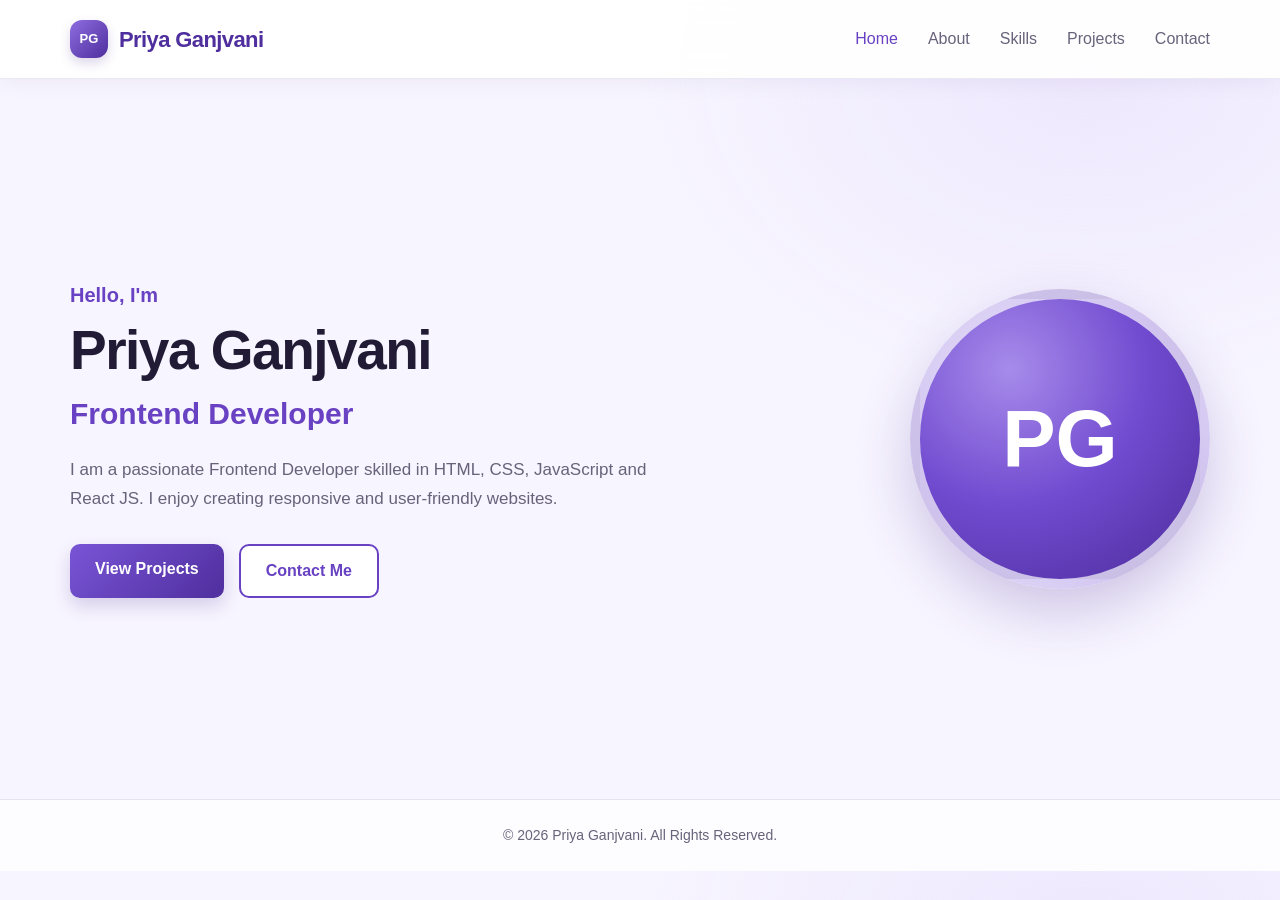
<file: index.html>
<!DOCTYPE html>
<html lang="en">
<head>
  <meta charset="UTF-8">
  <meta name="viewport" content="width=device-width, initial-scale=1.0">
  <title>Priya Ganjvani</title>
  <link rel="stylesheet" href="style.css">
</head>
<body>
  <header>
    <nav class="navbar"> 
      
       <a href="index.html" class="logo">
                Priya Ganjvani
            </a>

            <ul class="nav-links">
                <li>
                    <a href="index.html" class="active">Home</a>
                </li>

                <li>
                    <a href="about.html">About</a>
                </li>

                <li>
                    <a href="skills.html">Skills</a>
                </li>

                <li>
                    <a href="project.html">Projects</a>
                </li>

                <li>
                    <a href="contact.html">Contact</a>
                </li>
            </ul>


    </nav>
  </header>
<main>

        <section class="hero">

    
            <div class="hero-content">

                <p class="hello">
                    Hello, I'm
                </p>

                <h1>
                    Priya Ganjvani
                </h1>

                <h2>
                    Frontend Developer
                </h2>

                <p class="hero-text">
                    I am a passionate Frontend Developer skilled in
                    HTML, CSS, JavaScript and React JS. I enjoy creating
                    responsive and user-friendly websites.
                </p>

                <div class="hero-buttons">

                    <a href="project.html" class="btn">
                        View Projects
                    </a>

                    <a href="contact.html" class="btn btn-outline">
                        Contact Me
                    </a>

                </div>

            </div>


            
            <div class="hero-image">

                <div class="profile-circle">
                    <span>PG</span>
                </div>

            </div>

        </section>

    </main>


    <footer>
        <p>
            © 2026 Priya Ganjvani. All Rights Reserved.
        </p>
    </footer>

</body>
</html>
</file>
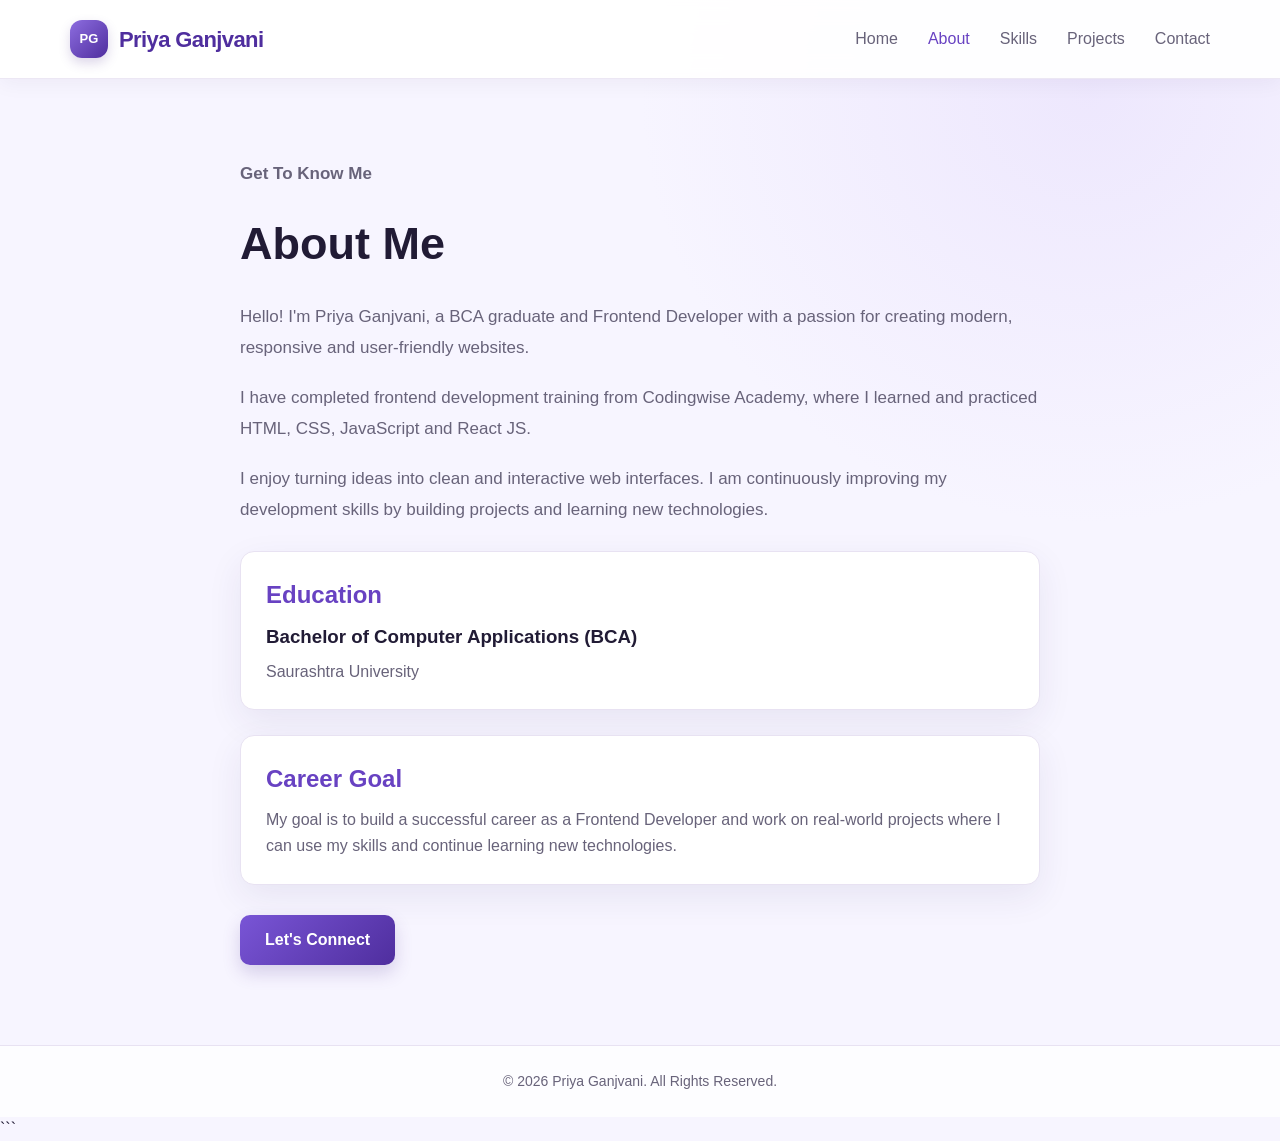
<file: about.html>
<!DOCTYPE html>
<html lang="en">
<head>
    <meta charset="UTF-8">

    <meta name="viewport" content="width=device-width, initial-scale=1.0">

    <meta
        name="description"
        content="About Priya Ganjvani - Frontend Developer"
    >

    <title>About Me | Priya Ganjvani</title>

    <link rel="stylesheet" href="style.css">
</head>

<body>


    <header>
        <nav class="navbar">

            <a href="index.html" class="logo">
                Priya Ganjvani
            </a>

            <ul class="nav-links">

                <li>
                    <a href="index.html">Home</a>
                </li>

                <li>
                    <a href="about.html" class="active">About</a>
                </li>

                <li>
                    <a href="skills.html">Skills</a>
                </li>

                <li>
                    <a href="project.html">Projects</a>
                </li>

                <li>
                    <a href="contact.html">Contact</a>
                </li>

            </ul>

        </nav>
    </header>


    <!-- About Section -->
    <main>

        <section class="about-section">

            <div class="about-content">

                <p class="section-subtitle">
                    Get To Know Me
                </p>

                <h1>
                    About Me
                </h1>

                <p>
                    Hello! I'm Priya Ganjvani, a BCA graduate and
                    Frontend Developer with a passion for creating
                    modern, responsive and user-friendly websites.
                </p>

                <p>
                    I have completed frontend development training
                    from Codingwise Academy, where I learned and
                    practiced HTML, CSS, JavaScript and React JS.
                </p>

                <p>
                    I enjoy turning ideas into clean and interactive
                    web interfaces. I am continuously improving my
                    development skills by building projects and
                    learning new technologies.
                </p>


                <!-- Education -->
                <div class="about-box">

                    <h2>Education</h2>

                    <h3>Bachelor of Computer Applications (BCA)</h3>

                    <p>
                        Saurashtra University
                    </p>

                </div>


                <!-- Career -->
                <div class="about-box">

                    <h2>Career Goal</h2>

                    <p>
                        My goal is to build a successful career as a
                        Frontend Developer and work on real-world
                        projects where I can use my skills and
                        continue learning new technologies.
                    </p>

                </div>


                <a href="contact.html" class="btn">
                    Let's Connect
                </a>

            </div>

        </section>

    </main>


    <!-- Footer -->
    <footer>
        <p>
            © 2026 Priya Ganjvani. All Rights Reserved.
        </p>
    </footer>

</body>
</html>
```
</file>
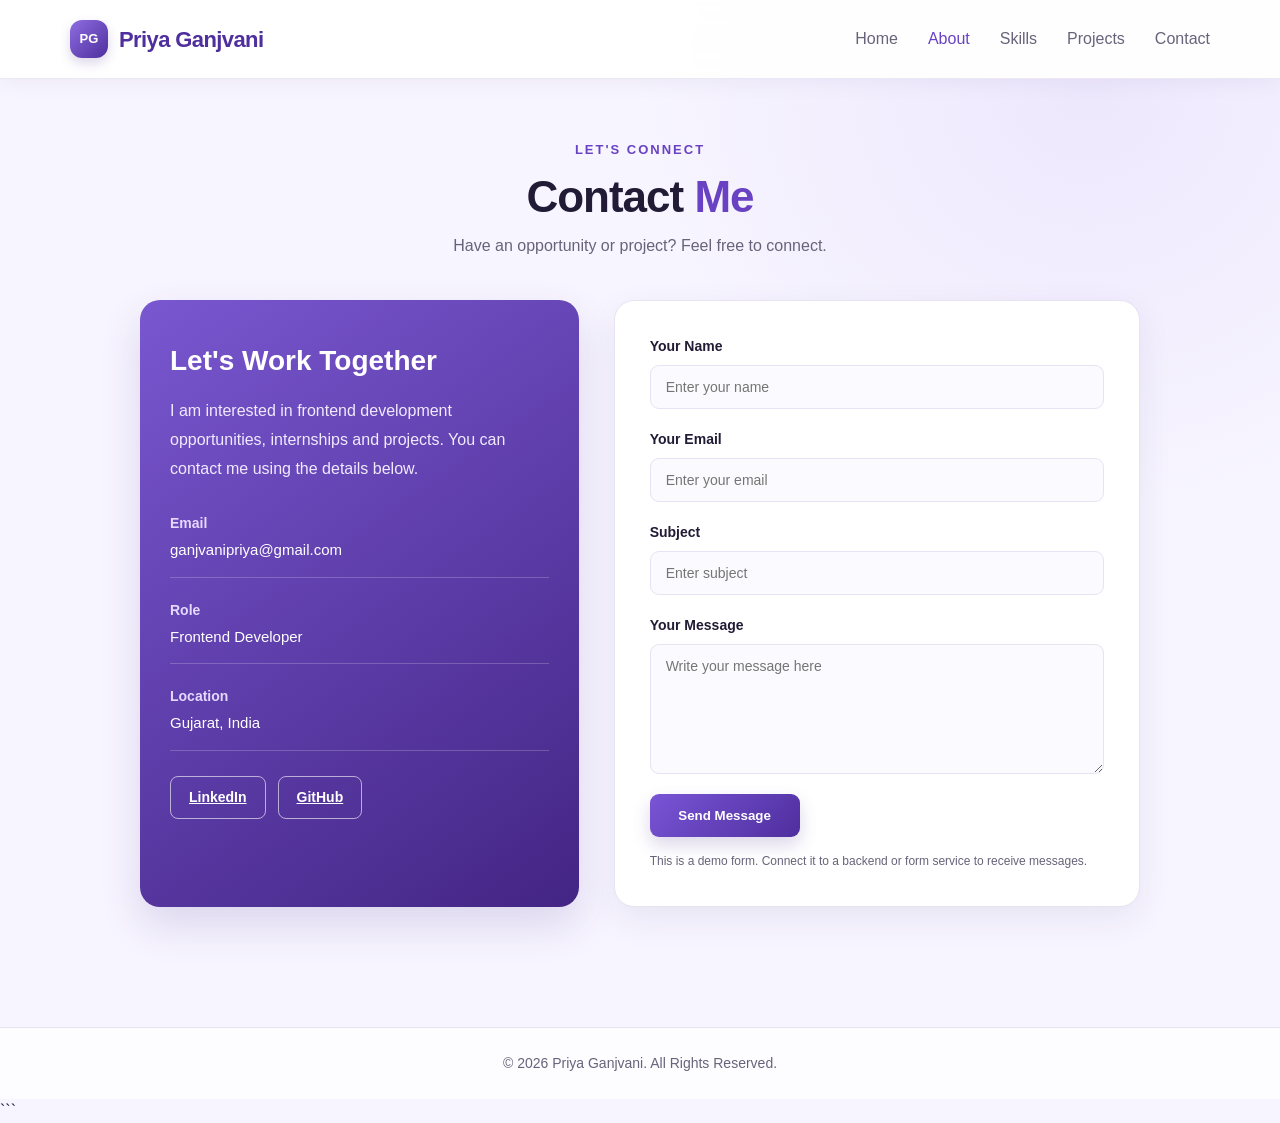
<file: contact.html>
<!DOCTYPE html>
<html lang="en">
<head>
    <meta charset="UTF-8">
    <meta name="viewport" content="width=device-width, initial-scale=1.0">
    <title>Contact Me | Priya Ganjvani</title>
    <link rel="stylesheet" href="style.css">
</head>
<body>

   <header>
    <nav class="navbar">

      <a href="index.html" class="logo">
        Priya Ganjvani
      </a>

      <ul class="nav-links">

        <li>
          <a href="index.html">Home</a>
        </li>

        <li>
          <a href="about.html" class="active">About</a>
        </li>

        <li>
          <a href="skills.html">Skills</a>
        </li>

        <li>
          <a href="project.html">Projects</a>
        </li>

        <li>
          <a href="contact.html">Contact</a>
        </li>

      </ul>

    </nav>
  </header>
    <main class="page-container">
        <section class="page-heading">
            <p class="intro">LET'S CONNECT</p>
            <h1>Contact <span>Me</span></h1>
            <p>Have an opportunity or project? Feel free to connect.</p>
        </section>

        <section class="contact-section">

            <div class="contact-info">
                <h2>Let's Work Together</h2>

                <p>
                    I am interested in frontend development
                    opportunities, internships and projects.
                    You can contact me using the details below.
                </p>

                <div class="contact-item">
                    <strong>Email</strong>
                    <p>ganjvanipriya@gmail.com</p>
                </div>

                <div class="contact-item">
                    <strong>Role</strong>
                    <p>Frontend Developer</p>
                </div>

                <div class="contact-item">
                    <strong>Location</strong>
                    <p>Gujarat, India</p>
                </div>

                <div class="social-links">
                    <a href="https://www.linkedin.com/" target="_blank"
                       rel="noopener noreferrer">LinkedIn</a>

                    <a href="https://github.com/" target="_blank"
                       rel="noopener noreferrer">GitHub</a>
                </div>
            </div>

            <form class="contact-form" action="#" method="get">
                <label for="name">Your Name</label>
                <input type="text" id="name" name="name"
                       placeholder="Enter your name" required>

                <label for="email">Your Email</label>
                <input type="email" id="email" name="email"
                       placeholder="Enter your email" required>

                <label for="subject">Subject</label>
                <input type="text" id="subject" name="subject"
                       placeholder="Enter subject" required>

                <label for="message">Your Message</label>
                <textarea id="message" name="message" rows="5"
                          placeholder="Write your message here"
                          required></textarea>

                <button type="submit" class="btn">Send Message</button>

                <p class="form-note">
                    This is a demo form. Connect it to a backend or
                    form service to receive messages.
                </p>
            </form>

        </section>
    </main>

    <footer>
        <p>&copy; 2026 Priya Ganjvani. All Rights Reserved.</p>
    </footer>

</body>
</html>
```
</file>
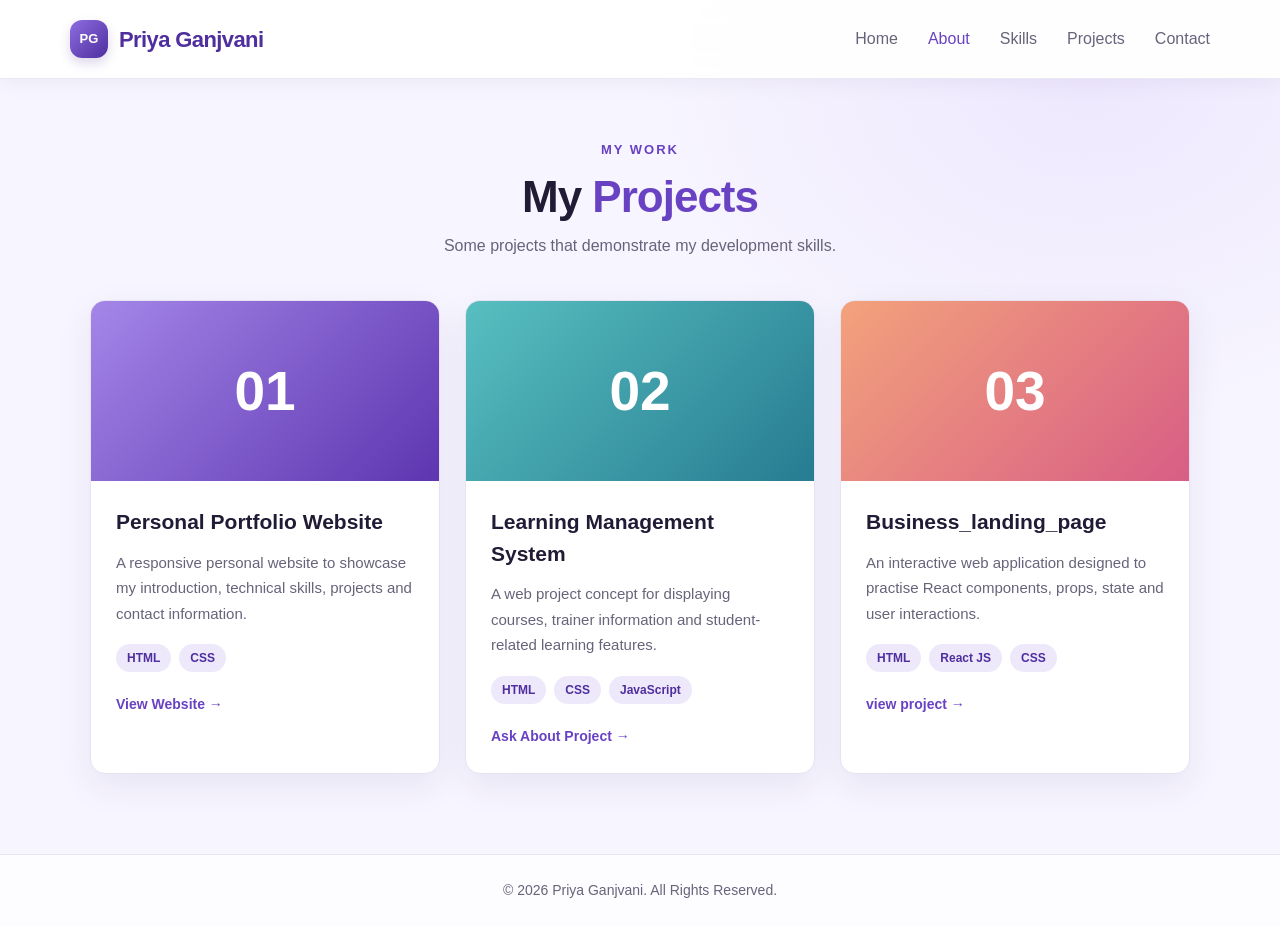
<file: project.html>
<!DOCTYPE html>
<html lang="en">
<head>
    <meta charset="UTF-8">
    <meta name="viewport" content="width=device-width, initial-scale=1.0">
    <title>My Projects | Priya Ganjvani</title>
    <link rel="stylesheet" href="style.css">
</head>
<body>

   <header>
    <nav class="navbar">

      <a href="index.html" class="logo">
        Priya Ganjvani
      </a>

      <ul class="nav-links">

        <li>
          <a href="index.html">Home</a>
        </li>

        <li>
          <a href="about.html" class="active">About</a>
        </li>

        <li>
          <a href="skills.html">Skills</a>
        </li>

        <li>
          <a href="project.html">Projects</a>
        </li>

        <li>
          <a href="contact.html">Contact</a>
        </li>

      </ul>

    </nav>
  </header>

    <main class="page-container">
        <section class="page-heading">
            <p class="intro">MY WORK</p>
            <h1>My <span>Projects</span></h1>
            <p>Some projects that demonstrate my development skills.</p>
        </section>

        <section class="projects-grid">

            <article class="project-card">
                <div class="project-banner banner-one">
                    <span>01</span>
                </div>

                <div class="project-content">
                    <h2>Personal Portfolio Website</h2>

                    <p>
                        A responsive personal website to showcase my
                        introduction, technical skills, projects and
                        contact information.
                    </p>

                    <div class="tags">
                        <span>HTML</span>
                        <span>CSS</span>
                    </div>

                    <a href="index.html" class="project-link">
                        View Website →
                    </a>
                </div>
            </article>

            <article class="project-card">
                <div class="project-banner banner-two">
                    <span>02</span>
                </div>

                <div class="project-content">
                    <h2>Learning Management System</h2>

                    <p>
                        A web project concept for displaying courses,
                        trainer information and student-related
                        learning features.
                    </p>

                    <div class="tags">
                        <span>HTML</span>
                        <span>CSS</span>
                        <span>JavaScript</span>
                    </div>

                    <a href="contact.html" class="project-link">
                        Ask About Project →
                    </a>
                </div>
            </article>

            <article class="project-card">
                <div class="project-banner banner-three">
                    <span>03</span>
                </div>

                <div class="project-content">
                    <h2>Business_landing_page</h2>

                    <p>
                        An interactive web application designed to
                        practise React components, props, state and
                        user interactions.
                    </p>

                    <div class="tags">
                        <span>HTML</span>
                        <span>React JS</span>
                        <span>CSS</span>
                    </div>

                    <a href="../Task_2/business_page/index.html" class="project-link" target="blank">
                        view project →
                    </a>
                </div>
            </article>

        </section>

        
    </main>

    <footer>
        <p>&copy; 2026 Priya Ganjvani. All Rights Reserved.</p>
    </footer>

</body>
</html>
</file>
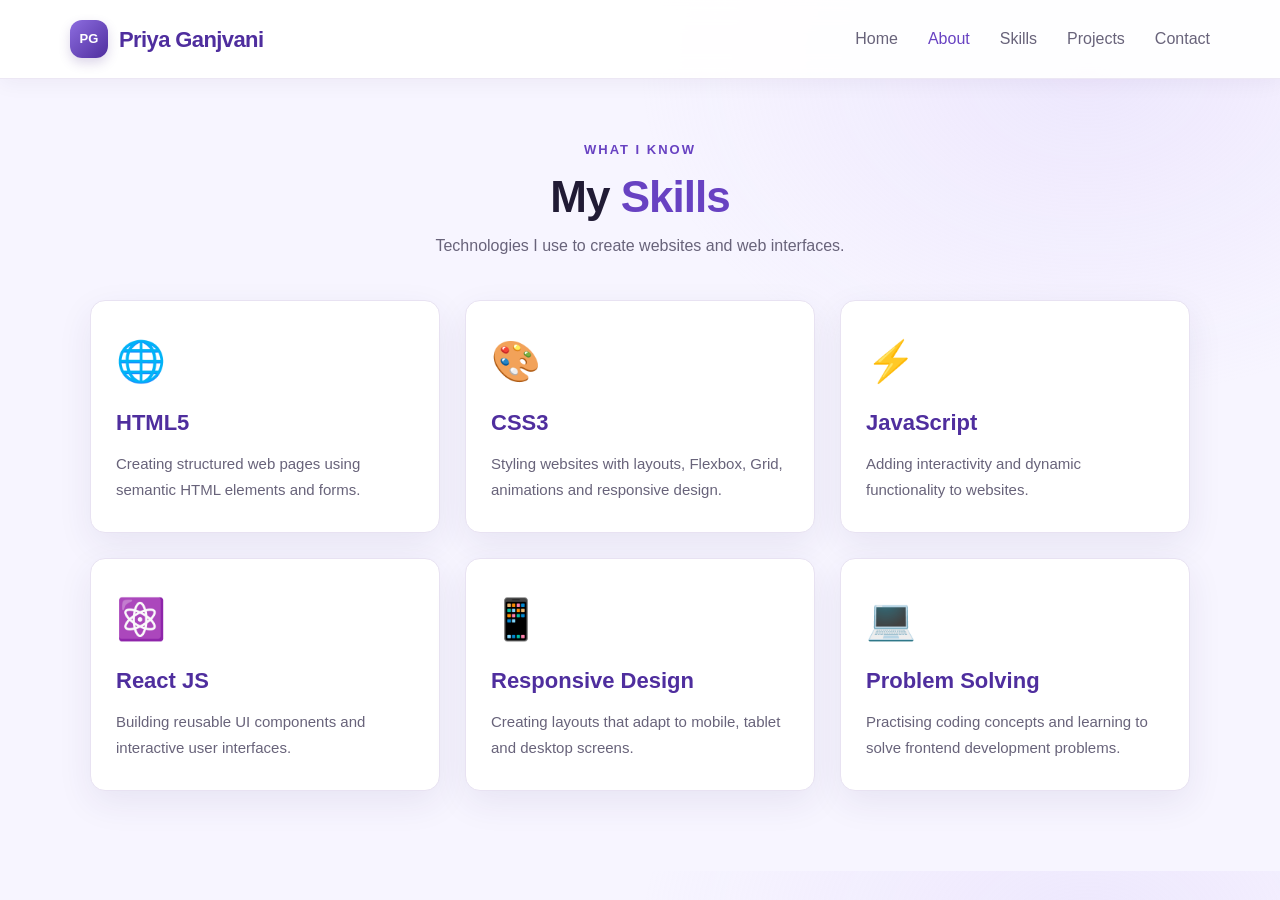
<file: skills.html>
<!DOCTYPE html>
<html lang="en">

<head>
  <meta charset="UTF-8">
  <meta name="viewport" content="width=device-width, initial-scale=1.0">
  <title>Skills</title>
  <link rel="stylesheet" href="style.css">

</head>

<body>

  <header>
    <nav class="navbar">

      <a href="index.html" class="logo">
        Priya Ganjvani
      </a>

      <ul class="nav-links">

        <li>
          <a href="index.html">Home</a>
        </li>

        <li>
          <a href="about.html" class="active">About</a>
        </li>

        <li>
          <a href="skills.html">Skills</a>
        </li>

        <li>
          <a href="project.html">Projects</a>
        </li>

        <li>
          <a href="contact.html">Contact</a>
        </li>

      </ul>

    </nav>
  </header>


  <main class="page-container">
    <section class="page-heading">
      <p class="intro">WHAT I KNOW</p>
      <h1>My <span>Skills</span></h1>
      <p>Technologies I use to create websites and web interfaces.</p>
    </section>
    <section class="skills-grid">
      <div class="skill-card">
        <div class="skill-icon">🌐</div>
        <h2>HTML5</h2>
        <p> Creating structured web pages using semantic HTML elements and forms. </p>
      </div>
      <div class="skill-card">
        <div class="skill-icon">🎨</div>
        <h2>CSS3</h2>
        <p> Styling websites with layouts, Flexbox, Grid, animations and responsive design. </p>
      </div>
      <div class="skill-card">
        <div class="skill-icon">⚡</div>
        <h2>JavaScript</h2>
        <p> Adding interactivity and dynamic functionality to websites. </p>
      </div>
      <div class="skill-card">
        <div class="skill-icon">⚛️</div>
        <h2>React JS</h2>
        <p> Building reusable UI components and interactive user interfaces. </p>
      </div>
      <div class="skill-card">
        <div class="skill-icon">📱</div>
        <h2>Responsive Design</h2>
        <p> Creating layouts that adapt to mobile, tablet and desktop screens. </p>
      </div>
      <div class="skill-card">
        <div class="skill-icon">💻</div>
        <h2>Problem Solving</h2>
        <p> Practising coding concepts and learning to solve frontend development problems. </p>
      </div>
    </section>
  </main>


</body>

</html>
</file>
<file: style.css>
:root {
    color-scheme: light;
    --color-bg: #f7f5ff;
    --color-surface: #ffffff;
    --color-text: #211b35;
    --color-muted: #68637a;
    --color-primary: #6842c2;
    --color-primary-dark: #4f2e9e;
    --color-primary-soft: #eee8fb;
    --color-border: #e8e2f2;
    --shadow-soft: 0 12px 35px rgba(54, 35, 96, 0.08);
    --shadow-hover: 0 18px 40px rgba(80, 48, 145, 0.16);
}



* {
    margin: 0;
    padding: 0;
    box-sizing: border-box;
}



body {
    font-family: Arial, sans-serif;
    background:
        radial-gradient(ellipse at 85% 8%, rgba(219, 205, 250, 0.34), transparent 28rem),
        var(--color-bg);
    color: var(--color-text);
    line-height: 1.5;
}




header {
    width: 100%;
    background: rgba(255, 255, 255, 0.92);
    border-bottom: 1px solid rgba(232, 226, 242, 0.8);
    box-shadow: 0 4px 20px rgba(43, 28, 76, 0.05);
    backdrop-filter: blur(14px);
    position: sticky;
    top: 0;
    z-index: 1000;
}

.navbar {
    max-width: 1200px;
    margin: auto;

    padding: 20px 30px;

    display: flex;
    align-items: center;
    justify-content: space-between;
}

.logo {
    display: inline-flex;
    align-items: center;
    gap: 11px;
    text-decoration: none;
    color: var(--color-primary-dark);
    font-size: 22px;
    font-weight: 700;
    letter-spacing: -0.6px;
    transition: color 0.2s ease, transform 0.2s ease;
}

.logo::before {
    content: "PG";
    display: grid;
    width: 38px;
    height: 38px;
    place-items: center;
    border-radius: 12px;
    background: linear-gradient(135deg, #8d6de0, var(--color-primary-dark));
    box-shadow: 0 5px 12px rgba(80, 48, 145, 0.2);
    color: #fff;
    font-size: 13px;
    letter-spacing: 0;
}

.logo:hover {
    color: #7955d6;
    transform: translateY(-1px);
}



.nav-links {
    list-style: none;

    display: flex;
    gap: 30px;
}

.nav-links a {
    text-decoration: none;
    color: var(--color-muted);

    font-size: 16px;
    font-weight: 500;

    transition: 0.3s;
}

.nav-links a:hover,
.nav-links a.active {
    color: var(--color-primary);
}

.nav-links a:focus-visible,
.logo:focus-visible,
.btn:focus-visible,
.social-links a:focus-visible,
.project-link:focus-visible {
    outline: 3px solid rgba(104, 66, 194, 0.35);
    outline-offset: 4px;
    border-radius: 4px;
}




.hero {
    max-width: 1200px;
    min-height: 80vh;

    margin: auto;
    padding: 80px 30px;

    display: flex;
    align-items: center;
    justify-content: space-between;

    gap: 60px;
    position: relative;
}



.hero-content {
    max-width: 600px;
}

.hello {
    color: var(--color-primary);

    font-size: 20px;
    font-weight: 600;

    margin-bottom: 10px;
}

.hero h1 {
    font-size: 55px;
    line-height: 1.12;
    margin-bottom: 10px;
    letter-spacing: -1.5px;
}

.hero h2 {
    font-size: 30px;
    color: var(--color-primary);

    margin-bottom: 20px;
}

.hero-text {
    font-size: 17px;
    line-height: 1.7;

    color: var(--color-muted);

    margin-bottom: 30px;
}



.hero-buttons {
    display: flex;
    gap: 15px;
}

.btn {
    display: inline-block;

    text-decoration: none;

    background: linear-gradient(135deg, #7955d6, var(--color-primary-dark));
    color: white;

    padding: 13px 25px;

    border-radius: 10px;

    font-weight: 600;

    box-shadow: 0 8px 18px rgba(80, 48, 145, 0.2);
    transition: transform 0.25s ease, box-shadow 0.25s ease, background 0.25s ease;
}

.btn:hover {
    transform: translateY(-3px);
    box-shadow: 0 12px 24px rgba(80, 48, 145, 0.28);
}

.btn-outline {
    background-color: transparent;
    background: var(--color-surface);
    color: var(--color-primary);

    border: 2px solid var(--color-primary);
    box-shadow: none;
}

.btn-outline:hover {
    background: var(--color-primary-soft);
    box-shadow: 0 8px 18px rgba(80, 48, 145, 0.12);
}




.hero-image {
    display: flex;
    justify-content: center;
    align-items: center;
}

.profile-circle {
    width: 300px;
    height: 300px;

    border-radius: 50%;

    background: radial-gradient(circle at 32% 25%, #a78bea, #714bd0 48%, #4c2c9a);

    display: flex;
    align-items: center;
    justify-content: center;

    border: 10px solid rgba(255, 255, 255, 0.68);
    box-shadow: 0 24px 55px rgba(80, 48, 145, 0.24);
}

.profile-circle span {
    font-size: 80px;
    font-weight: bold;
    color: white;
}




footer {
    text-align: center;

    padding: 25px;

    background-color: rgba(255, 255, 255, 0.82);
    border-top: 1px solid var(--color-border);
    color: var(--color-muted);

    font-size: 14px;
}



.page-container {
    width: min(100% - 40px, 1100px);
    margin: 0 auto;
    padding: 58px 0 80px;
}

.page-heading {
    max-width: 700px;
    margin: 0 auto 42px;
    text-align: center;
}

.page-heading .intro {
    display: inline-block;
    margin-bottom: 12px;
    color: var(--color-primary);
    font-size: 13px;
    font-weight: 700;
    letter-spacing: 2px;
}

.page-heading h1 {
    margin-bottom: 12px;
    color: var(--color-text);
    font-size: 44px;
    line-height: 1.15;
    letter-spacing: -1px;
}

.page-heading h1 span {
    color: var(--color-primary);
}

.page-heading>p:last-child {
    color: var(--color-muted);
    font-size: 16px;
}




@media (max-width: 768px) {

    .navbar {
        flex-direction: column;
        gap: 15px;
    }

    .nav-links {
        gap: 15px;
        flex-wrap: wrap;
        justify-content: center;
    }

    .hero {
        flex-direction: column;
        text-align: center;

        padding: 60px 20px;
    }

    .hero h1 {
        font-size: 40px;
    }

    .hero h2 {
        font-size: 24px;
    }

    .hero-buttons {
        justify-content: center;
        flex-wrap: wrap;
    }

    .profile-circle {
        width: 220px;
        height: 220px;
    }

    .profile-circle span {
        font-size: 60px;
    }
}



.about-section {
    max-width: 1000px;
    min-height: 80vh;

    margin: auto;
    padding: 80px 30px;
}

.about-content {
    max-width: 800px;
    margin: auto;
}

.section-subtitle {
    color: var(--color-primary);

    font-size: 18px;
    font-weight: 600;

    margin-bottom: 10px;
}

.about-content h1 {
    font-size: 45px;
    margin-bottom: 25px;
}

.about-content>p {
    color: var(--color-muted);

    font-size: 17px;
    line-height: 1.8;

    margin-bottom: 20px;
}

.about-box {
    background-color: var(--color-surface);

    padding: 25px;

    margin-top: 25px;

    border: 1px solid var(--color-border);
    border-radius: 14px;
    box-shadow: var(--shadow-soft);
}

.about-box h2 {
    color: var(--color-primary);

    margin-bottom: 10px;
}

.about-box h3 {
    margin-bottom: 8px;
}

.about-box p {
    color: var(--color-muted);
    line-height: 1.6;
}

.about-content .btn {
    margin-top: 30px;
}



@media (max-width: 768px) {

    .about-section {
        padding: 60px 20px;
    }

    .about-content h1 {
        font-size: 35px;
    }

}

.skills-grid {
    display: grid;
    grid-template-columns: repeat(3, 1fr);
    gap: 25px;
    margin-top: 30px;
}

.skill-card,
.about-box {
    transition: transform 0.3s ease, box-shadow 0.3s ease, border-color 0.3s ease;
}

.about-box:hover {
    transform: translateY(-3px);
    box-shadow: var(--shadow-hover);
}

.skill-card {
    background: var(--color-surface);
    padding: 30px 25px;
    border-radius: 15px;
    border: 1px solid var(--color-border);
    box-shadow: var(--shadow-soft);
    transition: transform 0.3s ease, box-shadow 0.3s ease, border-color 0.3s ease;
}

.skill-card:hover {
    transform: translateY(-6px);
    box-shadow: var(--shadow-hover);
    border-color: #cbb9ed;
}

.skill-icon {
    font-size: 40px;
    margin-bottom: 15px;
}

.skill-card h2 {
    color: var(--color-primary-dark);
    font-size: 22px;
    margin-bottom: 12px;
}

.skill-card p {
    color: var(--color-muted);
    font-size: 15px;
    line-height: 1.7;
}


@media (max-width: 900px) {
    .skills-grid {
        grid-template-columns: repeat(2, 1fr);
    }
}


@media (max-width: 600px) {
    .skills-grid {
        grid-template-columns: 1fr;
    }
}


.projects-grid {
    display: grid;
    grid-template-columns: repeat(3, 1fr);
    gap: 25px;
    margin-top: 30px;
}



.project-card {
    background: var(--color-surface);
    border-radius: 15px;
    overflow: hidden;
    border: 1px solid var(--color-border);
    box-shadow: var(--shadow-soft);
    transition: all 0.3s ease;
}

.project-card:hover {
    transform: translateY(-6px);
    box-shadow: var(--shadow-hover);
}



.project-banner {
    height: 180px;
    display: flex;
    align-items: center;
    justify-content: center;
}

.project-banner span {
    font-size: 55px;
    font-weight: bold;
    color: white;
}

.banner-one {
    background: linear-gradient(135deg, #a486e8, #5d36b0);
}

.banner-two {
    background: linear-gradient(135deg, #58bfc0, #267c91);
}

.banner-three {
    background: linear-gradient(135deg, #f3a27c, #d85e85);
}


.project-content {
    padding: 25px;
}

.project-content h2 {
    font-size: 21px;
    color: var(--color-text);
    margin-bottom: 12px;
}

.project-content p {
    margin-bottom: 18px;
    color: var(--color-muted);
    font-size: 15px;
    line-height: 1.7;
}

.tags {
    display: flex;
    flex-wrap: wrap;
    gap: 8px;
    margin-bottom: 20px;
}

.tags span {
    padding: 5px 11px;
    border-radius: 999px;
    background: var(--color-primary-soft);
    color: var(--color-primary-dark);
    font-size: 12px;
    font-weight: 700;
}

.project-link {
    color: var(--color-primary);
    font-size: 14px;
    font-weight: 700;
    text-decoration: none;
    transition: color 0.2s ease;
}

.project-link:hover {
    color: var(--color-primary-dark);
}

.project-note {
    margin-top: 30px;
    color: var(--color-muted);
    font-size: 14px;
    line-height: 1.7;
}

@media (max-width: 900px) {
    .projects-grid {
        grid-template-columns: repeat(2, 1fr);
    }
}

@media (max-width: 600px) {
    .page-container {
        width: min(100% - 32px, 1100px);
        padding: 42px 0 60px;
    }

    .page-heading {
        margin-bottom: 30px;
    }

    .page-heading h1 {
        font-size: 36px;
    }

    .projects-grid {
        grid-template-columns: 1fr;
    }
}


.contact-section {
    display: grid;
    grid-template-columns: 1fr 1.2fr;
    gap: 35px;
    max-width: 1000px;
    margin: 40px auto;
    align-items: stretch;
}


.contact-info {
    background: linear-gradient(145deg, #7957d0, #432584);
    color: white;
    padding: 40px 30px;
    border-radius: 20px;
    box-shadow: var(--shadow-hover);
}

.contact-info h2 {
    font-size: 28px;
    margin-bottom: 15px;
    color: white;
}

.contact-info>p {
    color: #f1eaff;
    line-height: 1.8;
    margin-bottom: 30px;
}

.contact-item {
    margin-bottom: 22px;
    padding-bottom: 15px;
    border-bottom: 1px solid rgba(255, 255, 255, 0.2);
}

.contact-item strong {
    display: block;
    color: #e6d9ff;
    font-size: 14px;
    margin-bottom: 5px;
}

.contact-item p {
    color: white;
    font-size: 15px;
    overflow-wrap: anywhere;
}


.social-links {
    display: flex;
    flex-wrap: wrap;
    gap: 12px;
    margin-top: 25px;
}

.social-links a {
    display: inline-block;
    padding: 10px 18px;
    color: white;
    border: 1px solid rgba(255, 255, 255, 0.6);
    border-radius: 8px;
    font-size: 14px;
    font-weight: 600;
    transition: 0.3s ease;
}

.social-links a:hover {
    background: white;
    color: var(--color-primary-dark);
    transform: translateY(-3px);
}


.contact-form {
    background: var(--color-surface);
    padding: 35px;
    border: 1px solid var(--color-border);
    border-radius: 20px;
    box-shadow: var(--shadow-soft);
    display: flex;
    flex-direction: column;
}

.contact-form label {
    color: var(--color-text);
    font-size: 14px;
    font-weight: 600;
    margin-bottom: 8px;
}

.contact-form input,
.contact-form textarea {
    width: 100%;
    padding: 13px 15px;
    margin-bottom: 20px;
    border: 1px solid var(--color-border);
    border-radius: 9px;
    background: #fbfaff;
    color: var(--color-text);
    font-family: Arial, sans-serif;
    font-size: 14px;
    transition: 0.3s ease;
}

.contact-form input:focus,
.contact-form textarea:focus {
    outline: none;
    border-color: var(--color-primary);
    background: var(--color-surface);
    box-shadow: 0 0 0 4px rgba(104, 66, 194, 0.12);
}

.contact-form textarea {
    resize: vertical;
    min-height: 130px;
}

.contact-form .btn {
    align-self: flex-start;
    min-width: 150px;
    border: none;
    border-radius: 9px;
    padding: 14px 24px;
    background: linear-gradient(135deg, #7955d6, var(--color-primary-dark));
    color: white;
    font-weight: bold;
    cursor: pointer;
    transition: 0.3s ease;
}

.contact-form .btn:hover {
    background: var(--color-primary-dark);
    transform: translateY(-2px);
}

.form-note {
    margin-top: 15px;
    font-size: 12px;
    line-height: 1.6;
    color: var(--color-muted);
}


@media (max-width: 768px) {
    .contact-section {
        grid-template-columns: 1fr;
        gap: 25px;
        margin: 25px auto;
    }

    .contact-info,
    .contact-form {
        padding: 28px 22px;
    }

    .contact-info h2 {
        font-size: 24px;
    }
}

@media (max-width: 480px) {

    .contact-info,
    .contact-form {
        padding: 22px 17px;
        border-radius: 14px;
    }

    .contact-form .btn {
        width: 100%;
    }
}
</file>
